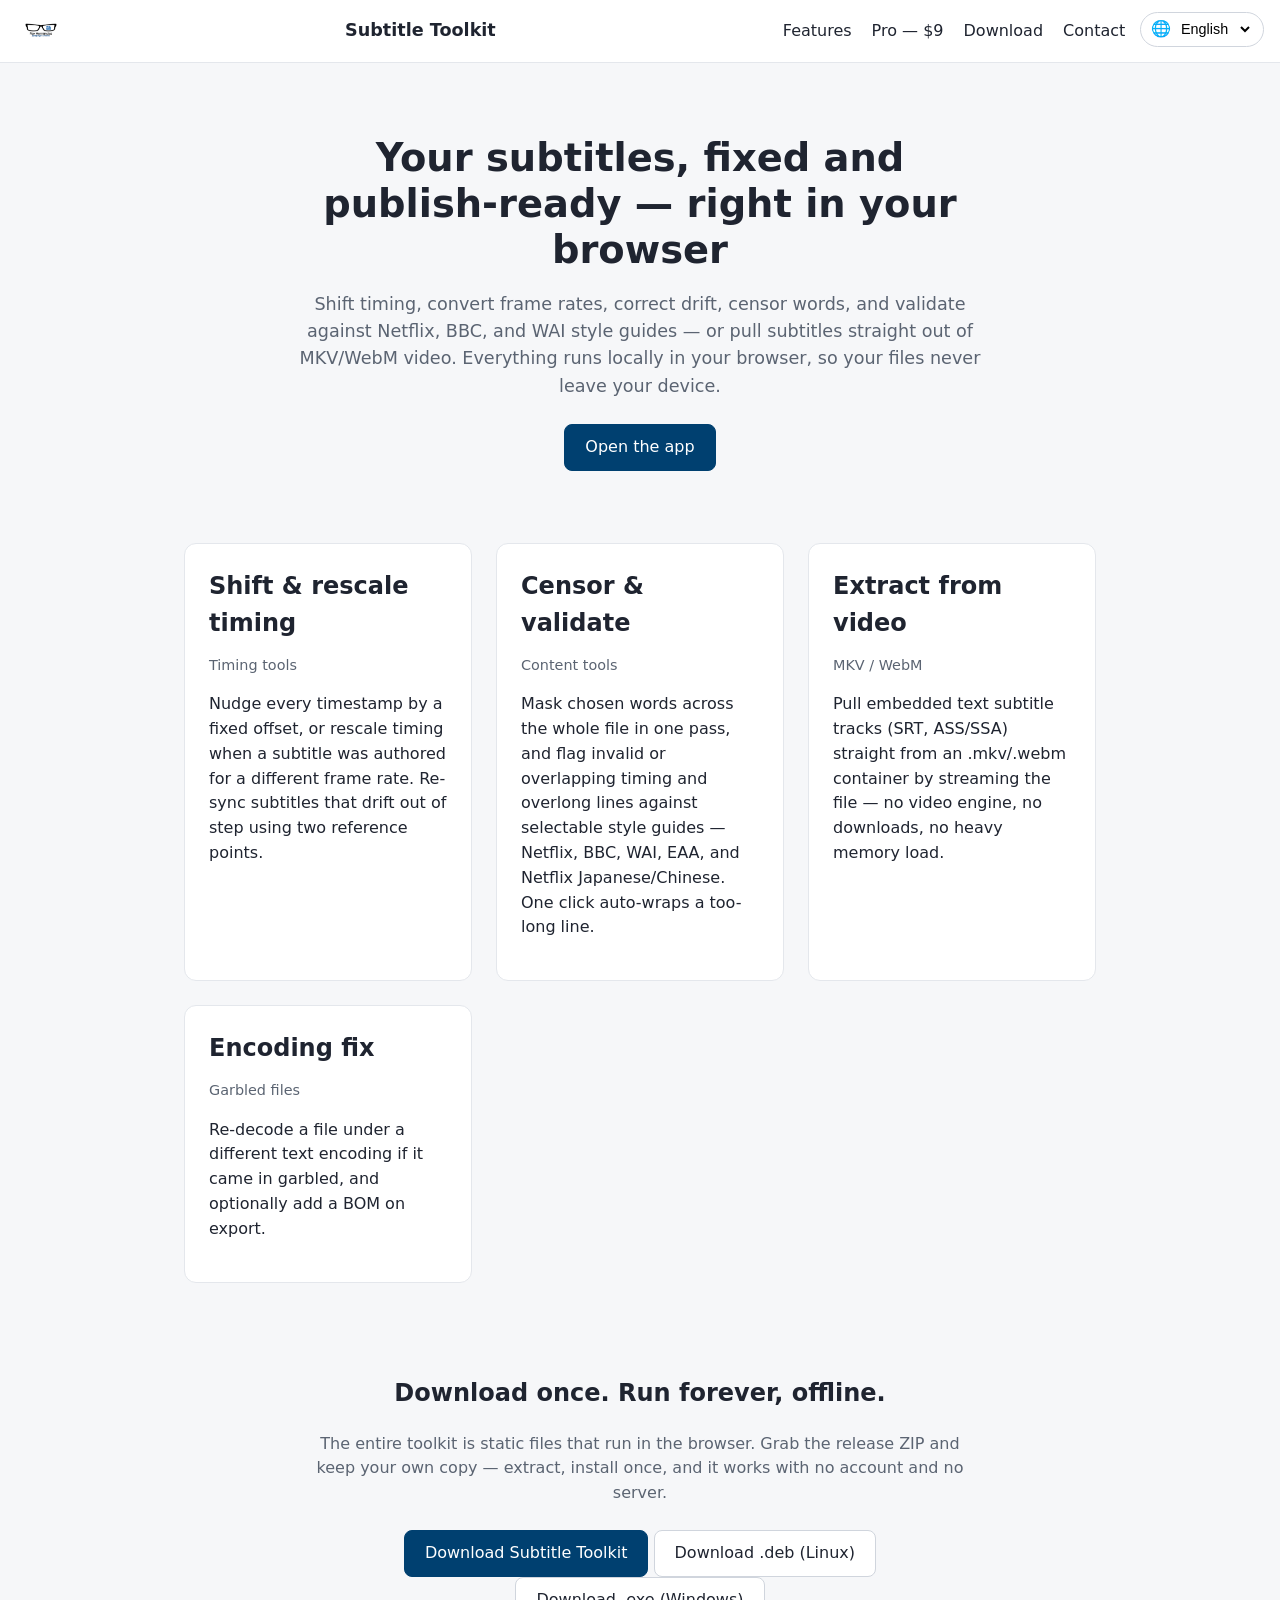
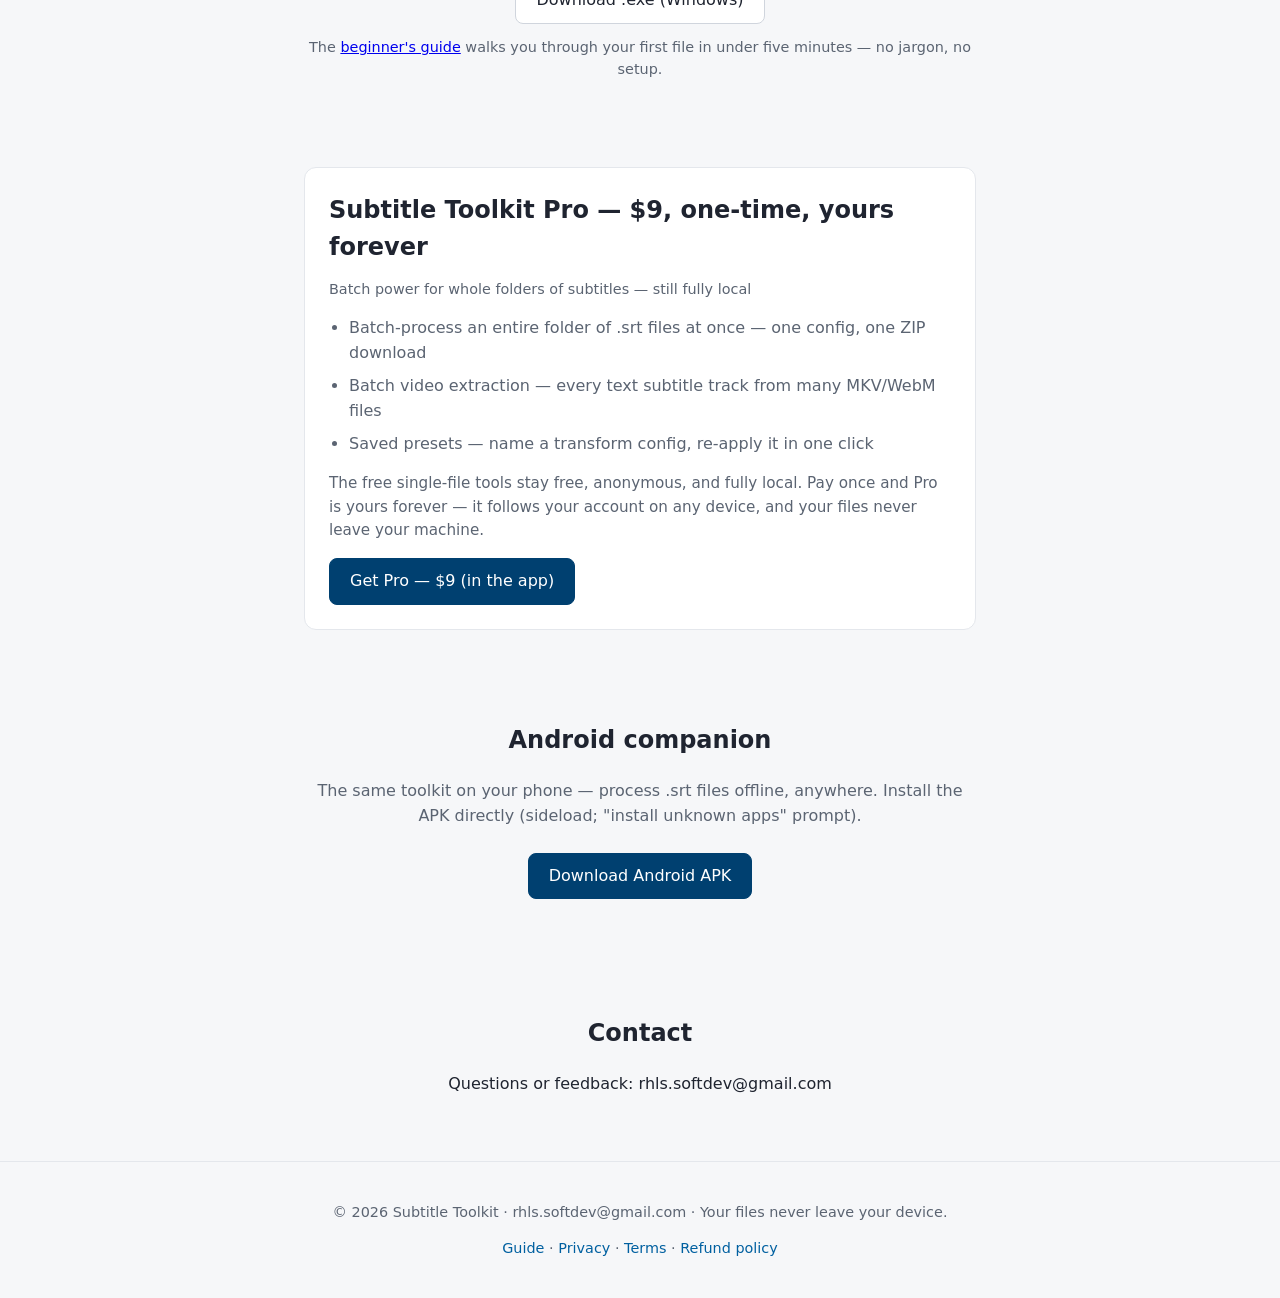
<file: index.html>
<!doctype html>
<html lang="en">
	<head>
		<meta charset="UTF-8" />
		<meta name="viewport" content="width=device-width, initial-scale=1.0" />
		<title data-i18n="stk.meta.title">Subtitle Toolkit — fix, convert &amp; validate .srt subtitles in your browser</title>
		<meta
			name="description"
			content="Subtitle Toolkit — shift timing, convert frame rates, fix drift, censor words, and validate SRT subtitles. Everything runs locally in your browser; your files never leave your device."
		/>
		<link rel="icon" type="image/png" href="favicon.png" />
		<meta property="og:title" content="Subtitle Toolkit" />
		<meta property="og:description" content="Fix, convert, and validate .srt subtitles in your browser — shift timing, correct drift, censor words, and validate against Netflix, BBC, and WAI style guides. Your files never leave your device." />
		<meta property="og:site_name" content="Subtitle Toolkit" />
		<meta property="og:type" content="website" />
		<meta property="og:url" content="https://rhls-softdev.github.io/subtitle-toolkit-launch/" />
		<meta property="og:image" content="https://rhls-softdev.github.io/subtitle-toolkit-launch/og-image.png" />
		<meta name="twitter:card" content="summary" />
		<meta name="twitter:title" content="Subtitle Toolkit — fix, convert &amp; validate .srt subtitles in your browser" />
		<meta name="twitter:description" content="Fix, convert, and validate .srt subtitles entirely in your browser — shift timing, correct drift, censor words, and validate against Netflix, BBC, and WAI style guides. Nothing is ever uploaded." />
		<meta name="twitter:image" content="https://rhls-softdev.github.io/subtitle-toolkit-launch/og-image.png" />
		<meta name="theme-color" content="#004070" />
		<link rel="canonical" href="https://rhls-softdev.github.io/subtitle-toolkit-launch/" />
		
		<script type="application/ld+json">
		{
			"@context": "https://schema.org",
			"@type": "WebApplication",
			"name": "Subtitle Toolkit",
			"description": "SRT subtitle tools — shift timing, convert, fix drift, censor, validate. Runs in your browser.",
			"url": "https://rhls-softdev.github.io/subtitle-toolkit-launch/app/",
			"applicationCategory": "UtilityApplication"
		}
		</script>
		<link rel="stylesheet" href="styles.css" />
	</head>
	<body>
		<header class="topbar">
			<img src="rhls-logo-sm.png" alt="RHLS" class="topbar-logo" />
			<span class="brand">Subtitle Toolkit</span>
			<nav>
				<a href="#features" data-i18n="stk.nav.features">Features</a>
				<a href="#pro" data-i18n="stk.nav.pro">Pro — $9</a>
				<a href="#download" data-i18n="stk.nav.download">Download</a>
				<a href="#contact" data-i18n="stk.nav.contact">Contact</a>
							<a href="https://rhls-softdev.github.io/">All RHLS apps</a>
			</nav>
		</header>

		<section class="hero">
			<h1><span data-i18n="stk.hero.title">Your subtitles, fixed and publish-ready — right in your browser</span></h1>
			<p data-i18n="stk.hero.sub">Shift timing, convert frame rates, correct drift, censor words, and validate against Netflix, BBC, and WAI style guides — or pull subtitles straight out of MKV/WebM video. Everything runs locally in your browser, so your files never leave your device.</p>
			<div class="hero-actions">
				<a class="btn btn-primary" href="app/" data-i18n="stk.hero.cta">Open the app</a>
			</div>
		</section>

		<main id="features" class="products">
			<article class="card">
				<h2 data-i18n="stk.card.shift.title">Shift &amp; rescale timing</h2>
				<p class="tag" data-i18n="stk.card.shift.tag">Timing tools</p>
				<p data-i18n="stk.card.shift.body">Nudge every timestamp by a fixed offset, or rescale timing when a subtitle was authored for a different frame rate. Re-sync subtitles that drift out of step using two reference points.</p>
			</article>

			<article class="card">
				<h2 data-i18n="stk.card.censor.title">Censor &amp; validate</h2>
				<p class="tag" data-i18n="stk.card.censor.tag">Content tools</p>
				<p data-i18n="stk.card.censor.body">Mask chosen words across the whole file in one pass, and flag invalid or overlapping timing and overlong lines against selectable style guides — Netflix, BBC, WAI, EAA, and Netflix Japanese/Chinese. One click auto-wraps a too-long line.</p>
			</article>

			<article class="card">
				<h2 data-i18n="stk.card.extract.title">Extract from video</h2>
				<p class="tag" data-i18n="stk.card.extract.tag">MKV / WebM</p>
				<p data-i18n="stk.card.extract.body">Pull embedded text subtitle tracks (SRT, ASS/SSA) straight from an .mkv/.webm container by streaming the file — no video engine, no downloads, no heavy memory load.</p>
			</article>

			<article class="card">
				<h2 data-i18n="stk.card.encode.title">Encoding fix</h2>
				<p class="tag" data-i18n="stk.card.encode.tag">Garbled files</p>
				<p data-i18n="stk.card.encode.body">Re-decode a file under a different text encoding if it came in garbled, and optionally add a BOM on export.</p>
			</article>
		</main>

		<section id="download" class="download">
			<h2 data-i18n="stk.dl.title">Download once. Run forever, offline.</h2>
			<p data-i18n="stk.dl.body">The entire toolkit is static files that run in the browser. Grab the release ZIP and keep your own copy — extract, install once, and it works with no account and no server.</p>
			<div class="hero-actions">
				<a class="btn btn-primary" id="zip-download"
					href="https://github.com/RHLS-softdev/subtitle-toolkit-launch/releases/latest/download/Subtitle-Toolkit-0.2.0.zip" data-i18n="stk.dl.cta">Download Subtitle Toolkit</a>
				<a class="btn" id="deb-download" href="https://github.com/RHLS-softdev/subtitle-toolkit-launch/releases/latest/download/Subtitle-Toolkit-0.2.0-linux-amd64.deb">Download .deb (Linux)</a>
				<a class="btn" id="exe-download" href="https://github.com/RHLS-softdev/subtitle-toolkit-launch/releases/latest/download/Subtitle-Toolkit-0.2.0-win64.exe">Download .exe (Windows)</a>
			</div>
			<p class="muted-note">The <a href="guide.html">beginner's guide</a> walks you through your first file in under five minutes — no jargon, no setup.</p>
		</section>

		<section id="pro" class="pro">
			<article class="card pro-card">
				<h2 data-i18n="stk.pro.title">Subtitle Toolkit Pro — $9, one-time, yours forever</h2>
				<p class="tag" data-i18n="stk.pro.tag">Batch power for whole folders of subtitles — still fully local</p>
				<ul class="pro-list">
					<li data-i18n="stk.pro.item1">Batch-process an entire folder of .srt files at once — one config, one ZIP download</li>
					<li data-i18n="stk.pro.item2">Batch video extraction — every text subtitle track from many MKV/WebM files</li>
					<li data-i18n="stk.pro.item3">Saved presets — name a transform config, re-apply it in one click</li>
				</ul>
				<p class="pro-note" data-i18n="stk.pro.note">The free single-file tools stay free, anonymous, and fully local. Pay once and Pro is yours forever — it follows your account on any device, and your files never leave your machine.</p>
				<div class="card-actions">
					<a class="btn btn-primary" href="app/" data-i18n="stk.pro.cta">Get Pro — $9 (in the app)</a>
				</div>
			</article>
		</section>

		<section id="android" class="download">
			<h2 data-i18n="stk.android.title">Android companion</h2>
			<p data-i18n="stk.android.body">The same toolkit on your phone — process .srt files offline, anywhere. Install the APK directly (sideload; &quot;install unknown apps&quot; prompt).</p>
			<div class="hero-actions">
				<a class="btn btn-primary" id="apk-download" href="https://github.com/RHLS-softdev/subtitle-toolkit-launch/releases/latest/download/Subtitle-Toolkit-0.2.0-android.apk" data-i18n="stk.android.cta">Download Android APK</a>
			</div>
		</section>

		<section id="contact" class="contact">
			<h2 data-i18n="stk.contact.title">Contact</h2>
			<p>
				<span data-i18n="stk.contact.body">Questions or feedback: rhls.softdev@gmail.com</span>
			</p>
		</section>

		<footer>
			<p>
				<span data-i18n="stk.footer">© 2026 Subtitle Toolkit · rhls.softdev@gmail.com · Your files never leave your device.</span>
			</p>
			<p class="legal-links"><a href="guide.html">Guide</a> · <a href="privacy.html">Privacy</a> · <a href="terms.html">Terms</a> · <a href="refund.html">Refund policy</a></p>
		</footer>

		<script>
			document.getElementById("apk-download").href =
				"https://github.com/RHLS-softdev/subtitle-toolkit-launch/releases/latest/download/Subtitle-Toolkit-0.2.0-android.apk";
			// Keep the canonical download URL in sync if it ever changes.
			document.getElementById("zip-download").href =
				"https://github.com/RHLS-softdev/subtitle-toolkit-launch/releases/latest/download/Subtitle-Toolkit-0.2.0.zip";
		</script>
		<div class="lang-bar">
			<label for="lang-select">🌐</label>
			<select id="lang-select" aria-label="Language"></select>
		</div>
		<script src="localize/i18n-site.js"></script>
		<script>
			var switcher = document.getElementById("lang-select");
			window.i18n.init({
				renderSwitcher: function (locales, current, switchTo) {
					Object.keys(locales).forEach(function (tag) {
						var opt = document.createElement("option");
						opt.value = tag; opt.textContent = locales[tag].name;
						opt.selected = tag === current;
						switcher.appendChild(opt);
					});
					switcher.addEventListener("change", function () { switchTo(switcher.value); });
				}
			});
		</script>
	</body>
</html>
</file>
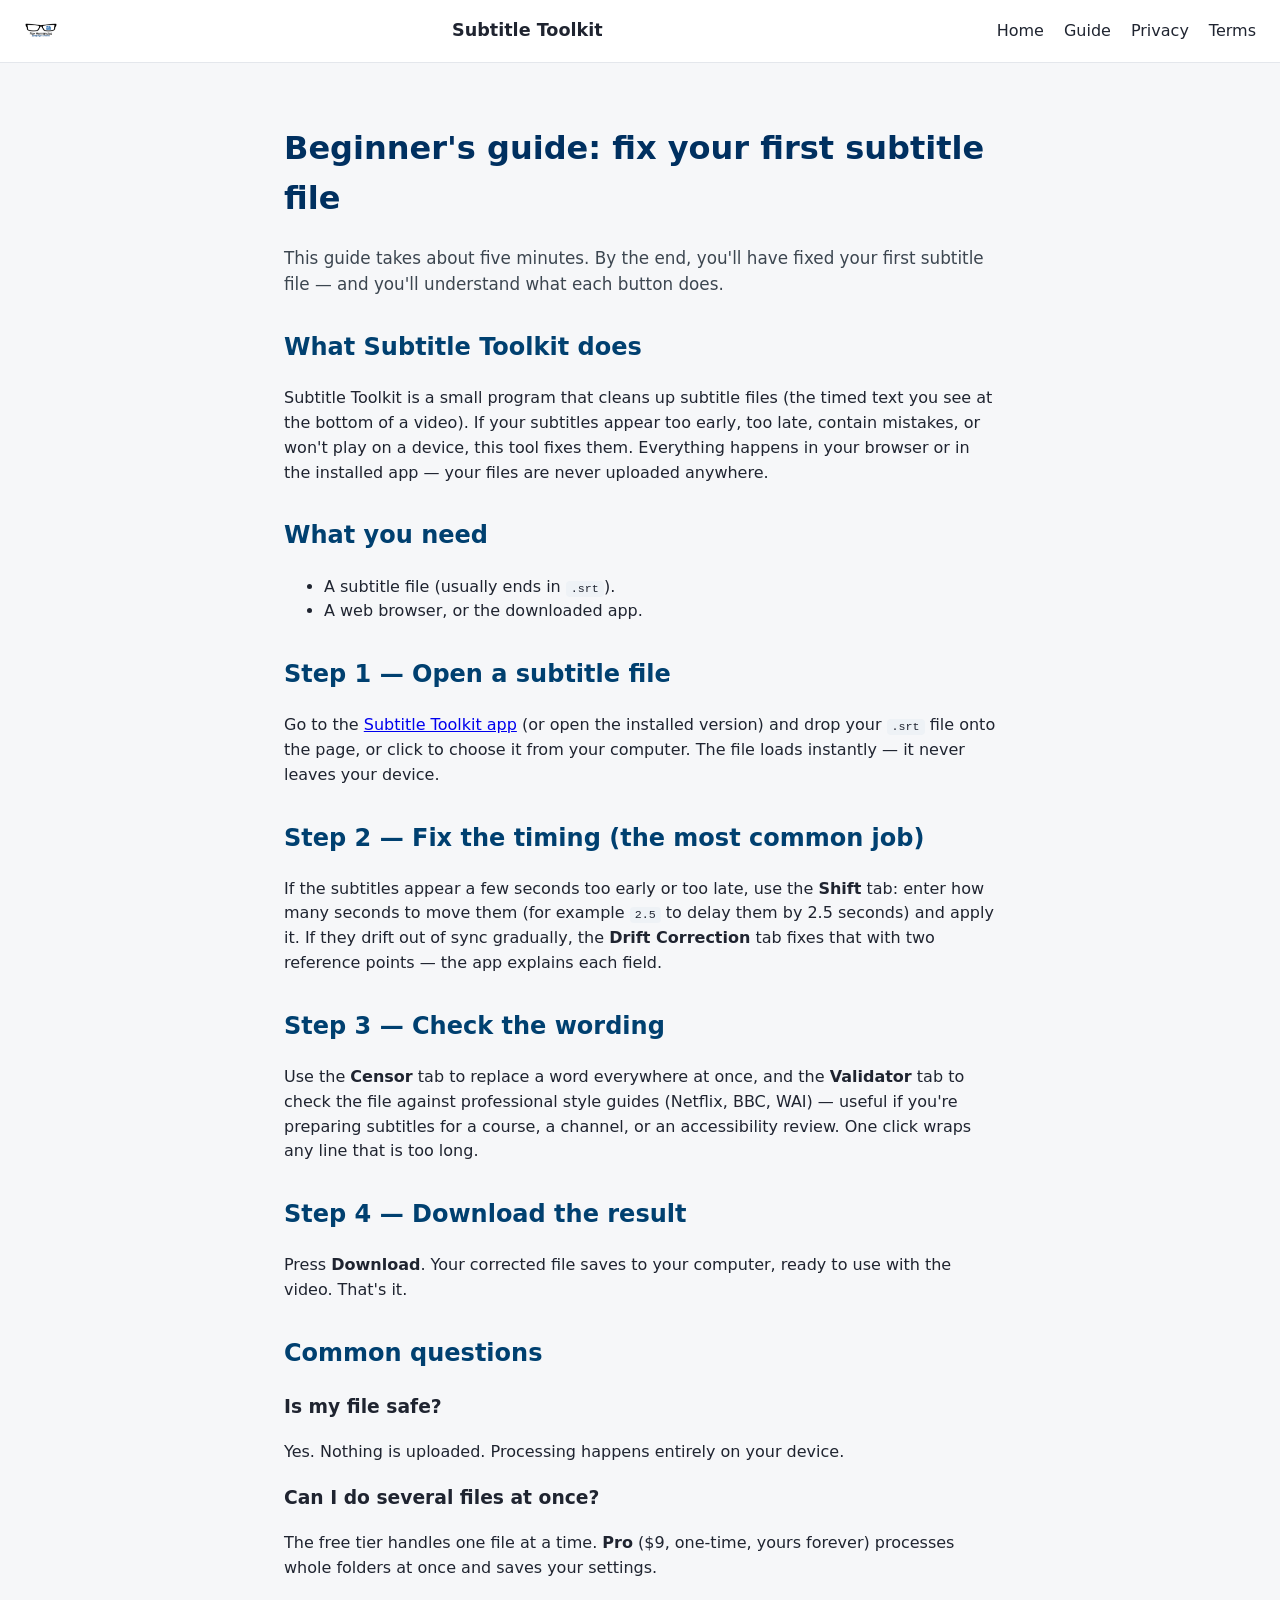
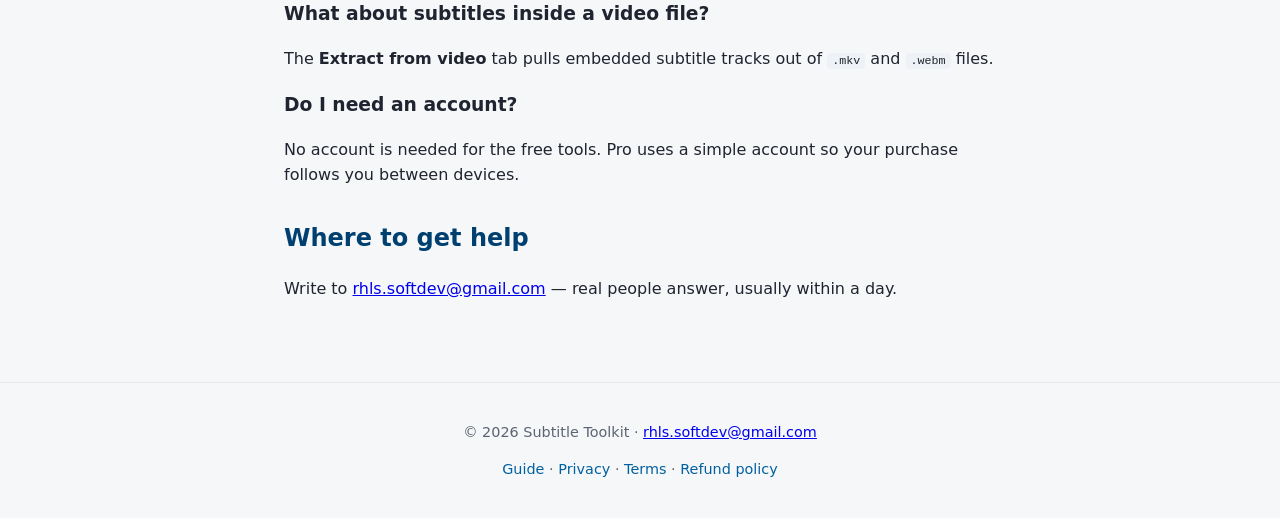
<file: guide.html>
<!doctype html>
<html lang="en">
	<head>
		<meta charset="UTF-8" />
		<meta name="viewport" content="width=device-width, initial-scale=1.0" />
		<title>Beginner's guide: fix your first subtitle file — Subtitle Toolkit</title>
		<meta name="description" content="A plain-language, five-minute guide to Subtitle Toolkit: open a subtitle file, fix its timing, and download the corrected version. No technical background needed." />
		<link rel="icon" type="image/png" href="favicon.png" />
		<meta property="og:title" content="Beginner's guide: fix your first subtitle file — Subtitle Toolkit" />
		<meta property="og:type" content="website" />
		<meta property="og:url" content="https://rhls-softdev.github.io/subtitle-toolkit-launch/guide.html" />
		<meta property="og:image" content="https://rhls-softdev.github.io/subtitle-toolkit-launch/og-image.png" />
		<meta name="twitter:card" content="summary" />
		<link rel="canonical" href="https://rhls-softdev.github.io/subtitle-toolkit-launch/guide.html" />
		<link rel="stylesheet" href="styles.css" />
	</head>
	<body>
		<header class="topbar">
			<a href="index.html"><img src="rhls-logo-sm.png" alt="RHLS" class="topbar-logo" /></a>
			<span class="brand">Subtitle Toolkit</span>
			<nav>
				<a href="index.html">Home</a>
				<a href="guide.html">Guide</a>
				<a href="privacy.html">Privacy</a>
				<a href="terms.html">Terms</a>
			</nav>
		</header>
		<main class="legal">
			<h1>Beginner's guide: fix your first subtitle file</h1>
			<p class="guide-lead">This guide takes about five minutes. By the end, you'll have fixed your first subtitle file — and you'll understand what each button does.</p>
			<h2>What Subtitle Toolkit does</h2>
			<p>
				Subtitle Toolkit is a small program that cleans up subtitle files
				(the timed text you see at the bottom of a video). If your subtitles
				appear too early, too late, contain mistakes, or won't play on a
				device, this tool fixes them. Everything happens in your browser or
				in the installed app — your files are never uploaded anywhere.
			</p>

			<h2>What you need</h2>
			<ul>
				<li>A subtitle file (usually ends in <code>.srt</code>).</li>
				<li>A web browser, or the downloaded app.</li>
			</ul>

			<h2>Step 1 — Open a subtitle file</h2>
			<p>
				Go to the <a href="app/">Subtitle Toolkit app</a> (or open the
				installed version) and drop your <code>.srt</code> file onto the page,
				or click to choose it from your computer. The file loads instantly —
				it never leaves your device.
			</p>

			<h2>Step 2 — Fix the timing (the most common job)</h2>
			<p>
				If the subtitles appear a few seconds too early or too late, use the
				<strong>Shift</strong> tab: enter how many seconds to move them (for
				example <code>2.5</code> to delay them by 2.5 seconds) and apply it.
				If they drift out of sync gradually, the <strong>Drift Correction</strong>
				tab fixes that with two reference points — the app explains each field.
			</p>

			<h2>Step 3 — Check the wording</h2>
			<p>
				Use the <strong>Censor</strong> tab to replace a word everywhere at
				once, and the <strong>Validator</strong> tab to check the file against
				professional style guides (Netflix, BBC, WAI) — useful if you're
				preparing subtitles for a course, a channel, or an accessibility
				review. One click wraps any line that is too long.
			</p>

			<h2>Step 4 — Download the result</h2>
			<p>
				Press <strong>Download</strong>. Your corrected file saves to your
				computer, ready to use with the video. That's it.
			</p>

			<h2>Common questions</h2>
			<h3>Is my file safe?</h3>
			<p>Yes. Nothing is uploaded. Processing happens entirely on your device.</p>
			<h3>Can I do several files at once?</h3>
			<p>The free tier handles one file at a time. <strong>Pro</strong> ($9, one-time,
				yours forever) processes whole folders at once and saves your settings.</p>
			<h3>What about subtitles inside a video file?</h3>
			<p>The <strong>Extract from video</strong> tab pulls embedded subtitle tracks
				out of <code>.mkv</code> and <code>.webm</code> files.</p>
			<h3>Do I need an account?</h3>
			<p>No account is needed for the free tools. Pro uses a simple account so your
				purchase follows you between devices.</p>

			<h2>Where to get help</h2>
			<p>
				Write to <a href="mailto:rhls.softdev@gmail.com">rhls.softdev@gmail.com</a> —
				real people answer, usually within a day.
			</p>
		</main>
		<footer>
			<p>&copy; 2026 Subtitle Toolkit &middot; <a href="mailto:rhls.softdev@gmail.com">rhls.softdev@gmail.com</a></p>
			<p class="legal-links"><a href="guide.html">Guide</a> &middot; <a href="privacy.html">Privacy</a> &middot; <a href="terms.html">Terms</a> &middot; <a href="refund.html">Refund policy</a></p>
		</footer>
	</body>
</html>
</file>
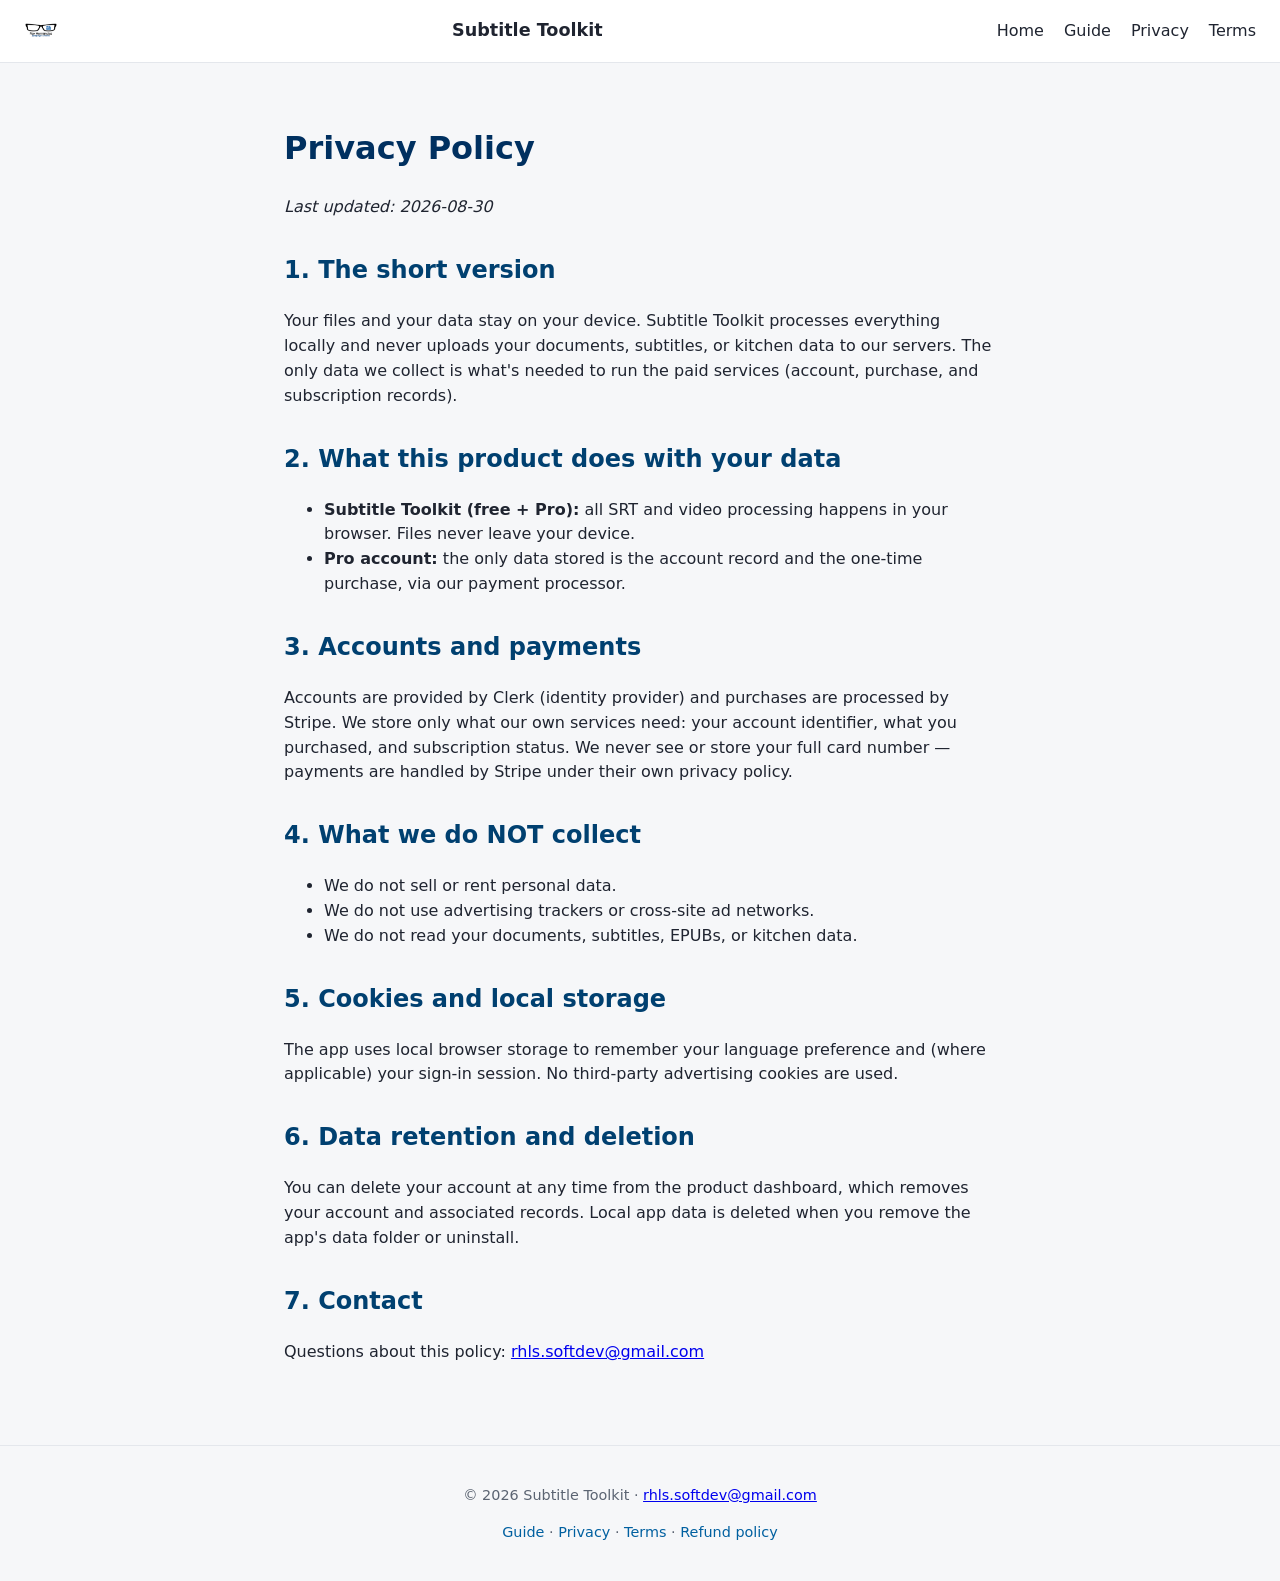
<file: privacy.html>
<!doctype html>
<html lang="en">
	<head>
		<meta charset="UTF-8" />
		<meta name="viewport" content="width=device-width, initial-scale=1.0" />
		<title>Privacy Policy — Subtitle Toolkit</title>
		<meta name="description" content="How Subtitle Toolkit (free web app and Pro) handle your data — what stays on your device, what we store, and what we never collect." />
		<link rel="icon" type="image/png" href="favicon.png" />
		<meta property="og:title" content="Privacy Policy — Subtitle Toolkit" />
		<meta property="og:type" content="website" />
		<meta property="og:url" content="https://rhls-softdev.github.io/subtitle-toolkit-launch/privacy.html" />
		<meta property="og:image" content="https://rhls-softdev.github.io/subtitle-toolkit-launch/og-image.png" />
		<meta name="twitter:card" content="summary" />
		<link rel="canonical" href="https://rhls-softdev.github.io/subtitle-toolkit-launch/privacy.html" />
		<link rel="stylesheet" href="styles.css" />
	</head>
	<body>
		<header class="topbar">
			<a href="index.html"><img src="rhls-logo-sm.png" alt="RHLS" class="topbar-logo" /></a>
			<span class="brand">Subtitle Toolkit</span>
			<nav>
				<a href="index.html">Home</a>
				<a href="guide.html">Guide</a>
				<a href="privacy.html">Privacy</a>
				<a href="terms.html">Terms</a>
			</nav>
		</header>
		<main class="legal">
			<h1>Privacy Policy</h1>
			<p><em>Last updated: 2026-08-30</em></p>

			<h2>1. The short version</h2>
			<p>
				Your files and your data stay on your device. Subtitle Toolkit processes
				everything locally and never uploads your documents, subtitles, or
				kitchen data to our servers. The only data we collect is what's needed
				to run the paid services (account, purchase, and subscription records).
			</p>

			<h2>2. What this product does with your data</h2>
			<ul>
				<li><strong>Subtitle Toolkit (free + Pro):</strong> all SRT and video processing happens in your browser. Files never leave your device.</li>
				<li><strong>Pro account:</strong> the only data stored is the account record and the one-time purchase, via our payment processor.</li>
			</ul>

			<h2>3. Accounts and payments</h2>
			<p>
				Accounts are provided by Clerk (identity provider) and purchases are
				processed by Stripe. We store only what our own services need: your
				account identifier, what you purchased, and subscription status. We
				never see or store your full card number — payments are handled by
				Stripe under their own privacy policy.
			</p>

			<h2>4. What we do NOT collect</h2>
			<ul>
				<li>We do not sell or rent personal data.</li>
				<li>We do not use advertising trackers or cross-site ad networks.</li>
				<li>We do not read your documents, subtitles, EPUBs, or kitchen data.</li>
			</ul>

			<h2>5. Cookies and local storage</h2>
			<p>
				The app uses local browser storage to remember your language
				preference and (where applicable) your sign-in session. No third-party
				advertising cookies are used.
			</p>

			<h2>6. Data retention and deletion</h2>
			<p>
				You can delete your account at any time from the product dashboard,
				which removes your account and associated records. Local app data is
				deleted when you remove the app's data folder or uninstall.
			</p>

			<h2>7. Contact</h2>
			<p>
				Questions about this policy: <a href="mailto:rhls.softdev@gmail.com">rhls.softdev@gmail.com</a>
			</p>
		</main>
		<footer>
			<p>&copy; 2026 Subtitle Toolkit &middot; <a href="mailto:rhls.softdev@gmail.com">rhls.softdev@gmail.com</a></p>
			<p class="legal-links"><a href="guide.html">Guide</a> &middot; <a href="privacy.html">Privacy</a> &middot; <a href="terms.html">Terms</a> &middot; <a href="refund.html">Refund policy</a></p>
		</footer>
	</body>
</html>
</file>
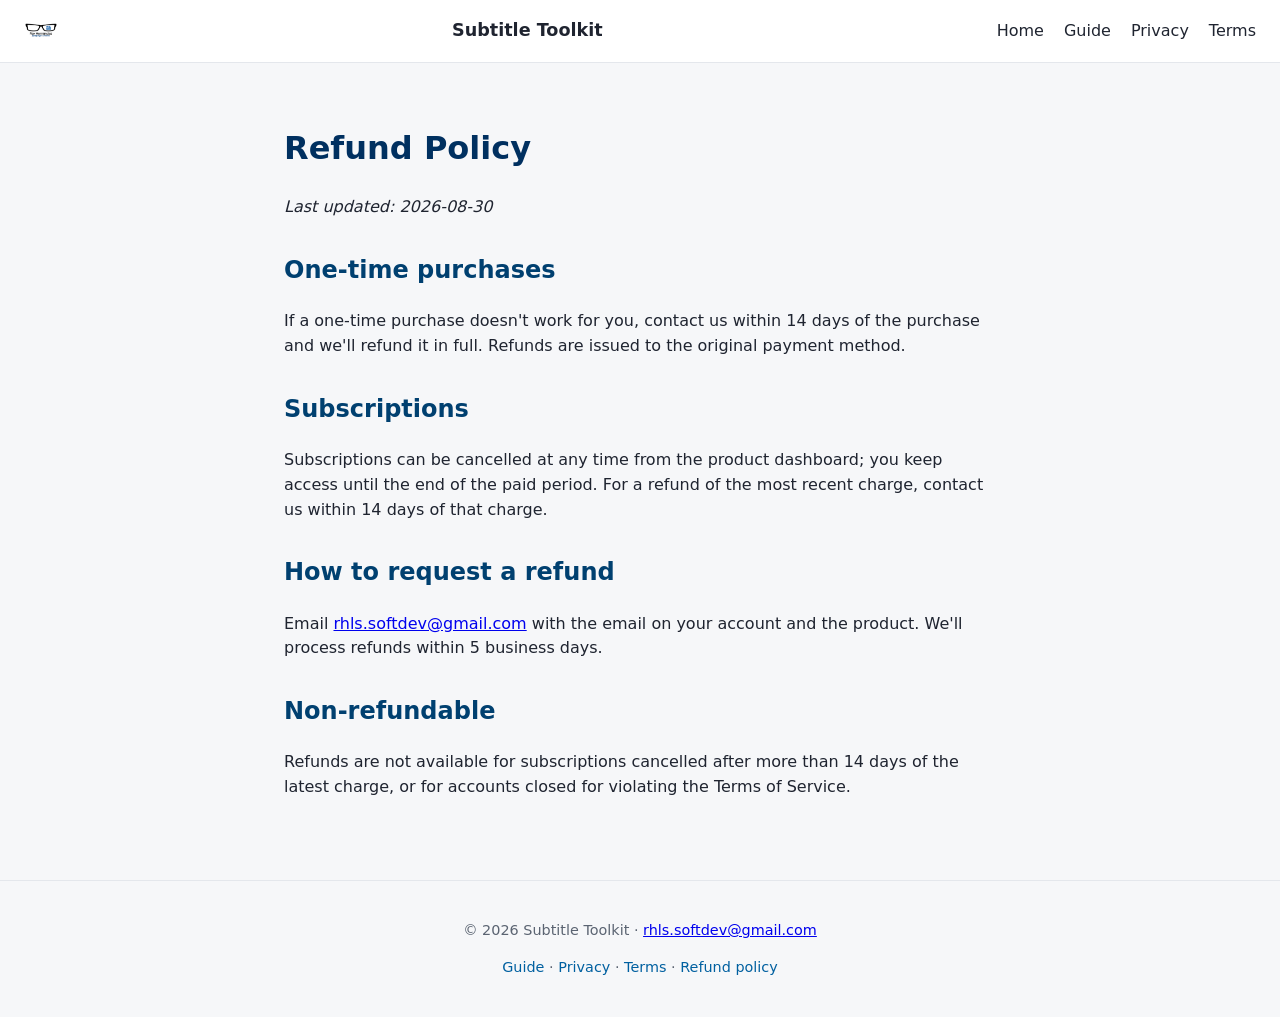
<file: refund.html>
<!doctype html>
<html lang="en">
	<head>
		<meta charset="UTF-8" />
		<meta name="viewport" content="width=device-width, initial-scale=1.0" />
		<title>Refund Policy — Subtitle Toolkit</title>
		<meta name="description" content="The refund policy for Subtitle Toolkit (free web app and Pro) purchases and subscriptions." />
		<link rel="icon" type="image/png" href="favicon.png" />
		<meta property="og:title" content="Refund Policy — Subtitle Toolkit" />
		<meta property="og:type" content="website" />
		<meta property="og:url" content="https://rhls-softdev.github.io/subtitle-toolkit-launch/refund.html" />
		<meta property="og:image" content="https://rhls-softdev.github.io/subtitle-toolkit-launch/og-image.png" />
		<meta name="twitter:card" content="summary" />
		<link rel="canonical" href="https://rhls-softdev.github.io/subtitle-toolkit-launch/refund.html" />
		<link rel="stylesheet" href="styles.css" />
	</head>
	<body>
		<header class="topbar">
			<a href="index.html"><img src="rhls-logo-sm.png" alt="RHLS" class="topbar-logo" /></a>
			<span class="brand">Subtitle Toolkit</span>
			<nav>
				<a href="index.html">Home</a>
				<a href="guide.html">Guide</a>
				<a href="privacy.html">Privacy</a>
				<a href="terms.html">Terms</a>
			</nav>
		</header>
		<main class="legal">
			<h1>Refund Policy</h1>
			<p><em>Last updated: 2026-08-30</em></p>

			<h2>One-time purchases</h2>
			<p>
				If a one-time purchase doesn't work for you, contact us within 14 days
				of the purchase and we'll refund it in full. Refunds are issued to the
				original payment method.
			</p>

			<h2>Subscriptions</h2>
			<p>
				Subscriptions can be cancelled at any time from the product dashboard;
				you keep access until the end of the paid period. For a refund of the
				most recent charge, contact us within 14 days of that charge.
			</p>

			<h2>How to request a refund</h2>
			<p>
				Email <a href="mailto:rhls.softdev@gmail.com">rhls.softdev@gmail.com</a>
				with the email on your account and the product. We'll process refunds
				within 5 business days.
			</p>

			<h2>Non-refundable</h2>
			<p>
				Refunds are not available for subscriptions cancelled after more than
				14 days of the latest charge, or for accounts closed for violating the
				Terms of Service.
			</p>
		</main>
		<footer>
			<p>&copy; 2026 Subtitle Toolkit &middot; <a href="mailto:rhls.softdev@gmail.com">rhls.softdev@gmail.com</a></p>
			<p class="legal-links"><a href="guide.html">Guide</a> &middot; <a href="privacy.html">Privacy</a> &middot; <a href="terms.html">Terms</a> &middot; <a href="refund.html">Refund policy</a></p>
		</footer>
	</body>
</html>
</file>
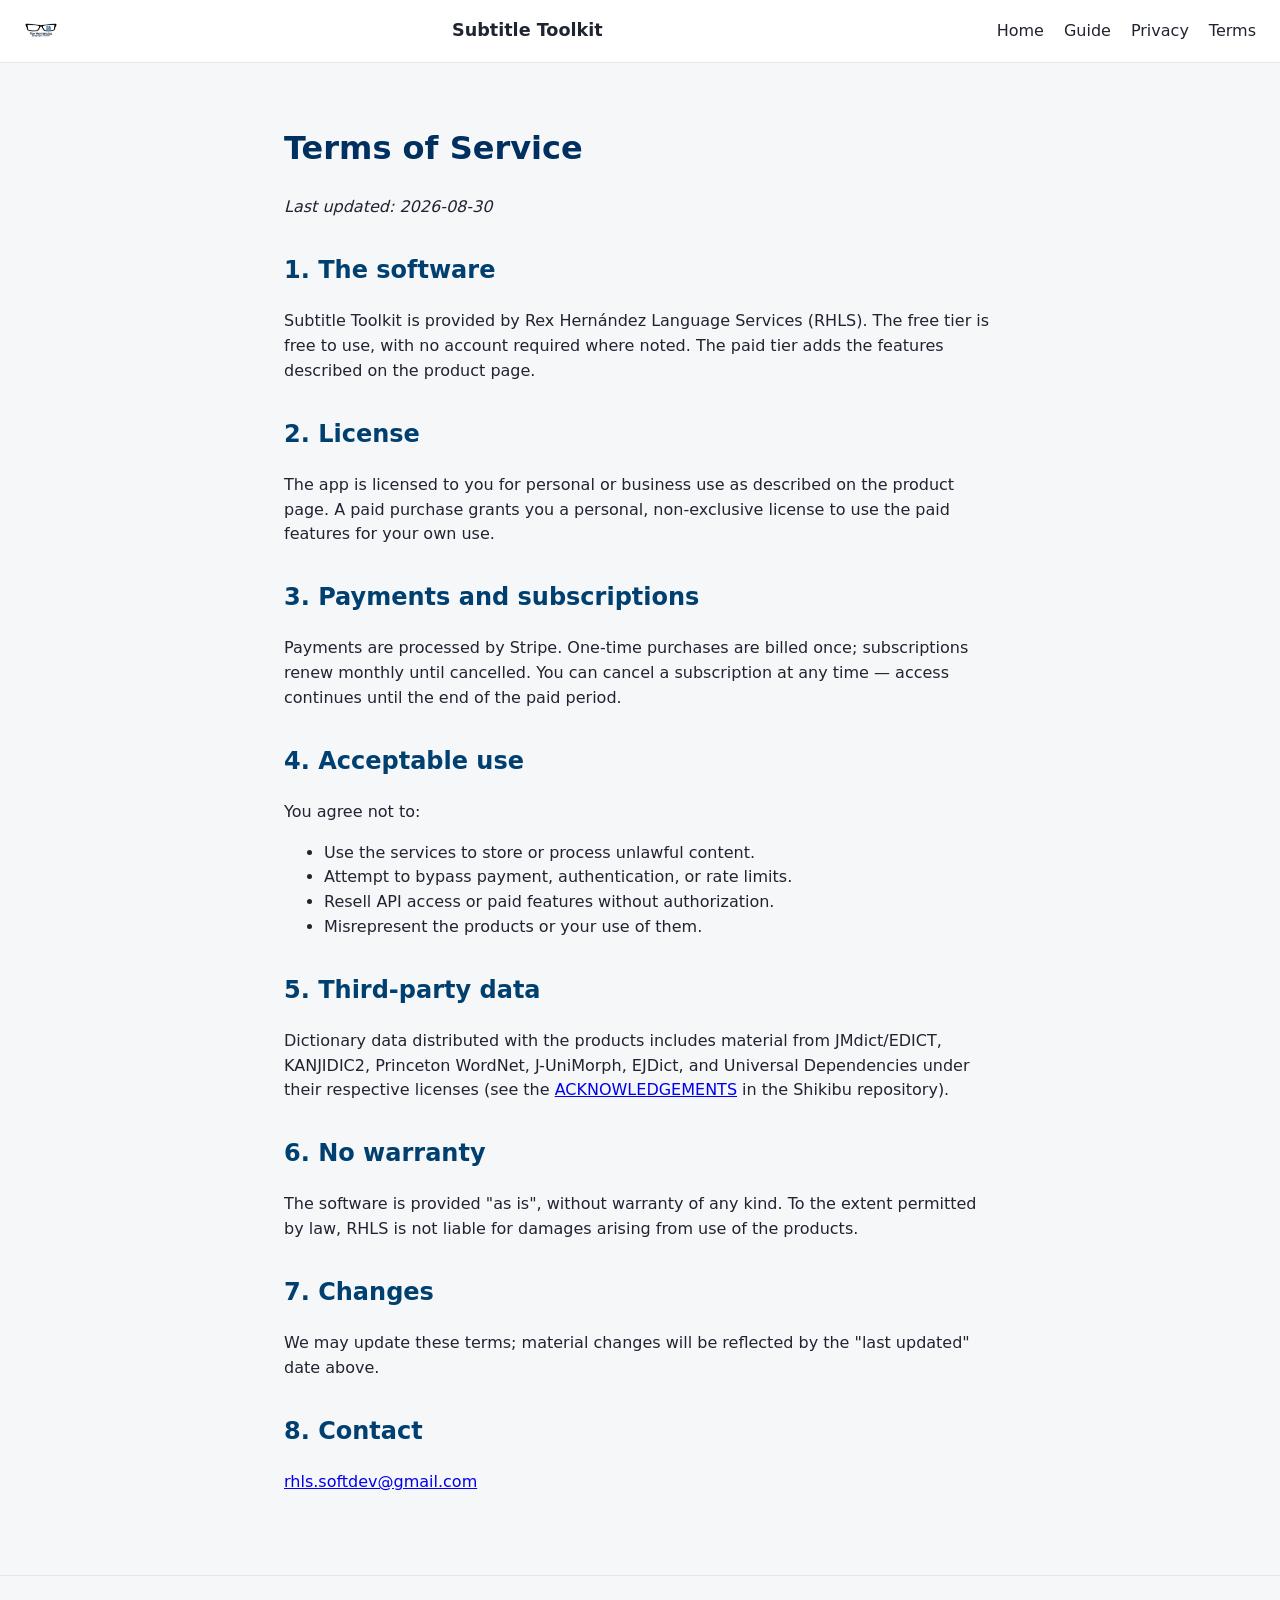
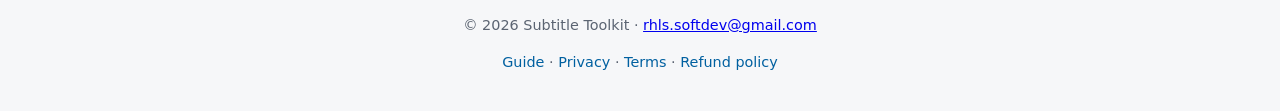
<file: terms.html>
<!doctype html>
<html lang="en">
	<head>
		<meta charset="UTF-8" />
		<meta name="viewport" content="width=device-width, initial-scale=1.0" />
		<title>Terms of Service — Subtitle Toolkit</title>
		<meta name="description" content="The terms of use for Subtitle Toolkit (free web app and Pro)." />
		<link rel="icon" type="image/png" href="favicon.png" />
		<meta property="og:title" content="Terms of Service — Subtitle Toolkit" />
		<meta property="og:type" content="website" />
		<meta property="og:url" content="https://rhls-softdev.github.io/subtitle-toolkit-launch/terms.html" />
		<meta property="og:image" content="https://rhls-softdev.github.io/subtitle-toolkit-launch/og-image.png" />
		<meta name="twitter:card" content="summary" />
		<link rel="canonical" href="https://rhls-softdev.github.io/subtitle-toolkit-launch/terms.html" />
		<link rel="stylesheet" href="styles.css" />
	</head>
	<body>
		<header class="topbar">
			<a href="index.html"><img src="rhls-logo-sm.png" alt="RHLS" class="topbar-logo" /></a>
			<span class="brand">Subtitle Toolkit</span>
			<nav>
				<a href="index.html">Home</a>
				<a href="guide.html">Guide</a>
				<a href="privacy.html">Privacy</a>
				<a href="terms.html">Terms</a>
			</nav>
		</header>
		<main class="legal">
			<h1>Terms of Service</h1>
			<p><em>Last updated: 2026-08-30</em></p>

			<h2>1. The software</h2>
			<p>
				Subtitle Toolkit is provided by Rex Hernández Language Services (RHLS). The free
				tier is free to use, with no account required where noted. The paid
				tier adds the features described on the product page.
			</p>

			<h2>2. License</h2>
			<p>
				The app is licensed to you for personal or business use as described on
				the product page. A paid purchase grants you a personal, non-exclusive
				license to use the paid features for your own use.
			</p>

			<h2>3. Payments and subscriptions</h2>
			<p>
				Payments are processed by Stripe. One-time purchases are billed once;
				subscriptions renew monthly until cancelled. You can cancel a
				subscription at any time — access continues until the end of the paid
				period.
			</p>

			<h2>4. Acceptable use</h2>
			<p>You agree not to:</p>
			<ul>
				<li>Use the services to store or process unlawful content.</li>
				<li>Attempt to bypass payment, authentication, or rate limits.</li>
				<li>Resell API access or paid features without authorization.</li>
				<li>Misrepresent the products or your use of them.</li>
			</ul>

			<h2>5. Third-party data</h2>
			<p>
				Dictionary data distributed with the products includes material from
				JMdict/EDICT, KANJIDIC2, Princeton WordNet, J-UniMorph, EJDict, and
				Universal Dependencies under their respective licenses (see the
				<a href="https://github.com/RHLS-softdev/shikibu/blob/main/ACKNOWLEDGEMENTS.md">ACKNOWLEDGEMENTS</a>
				in the Shikibu repository).
			</p>

			<h2>6. No warranty</h2>
			<p>
				The software is provided "as is", without warranty of any kind. To the
				extent permitted by law, RHLS is not liable for damages arising from
				use of the products.
			</p>

			<h2>7. Changes</h2>
			<p>
				We may update these terms; material changes will be reflected by the
				"last updated" date above.
			</p>

			<h2>8. Contact</h2>
			<p><a href="mailto:rhls.softdev@gmail.com">rhls.softdev@gmail.com</a></p>
		</main>
		<footer>
			<p>&copy; 2026 Subtitle Toolkit &middot; <a href="mailto:rhls.softdev@gmail.com">rhls.softdev@gmail.com</a></p>
			<p class="legal-links"><a href="guide.html">Guide</a> &middot; <a href="privacy.html">Privacy</a> &middot; <a href="terms.html">Terms</a> &middot; <a href="refund.html">Refund policy</a></p>
		</footer>
	</body>
</html>
</file>
<file: styles.css>
:root {
	color-scheme: light;
}
* {
	box-sizing: border-box;
}
body {
	margin: 0;
	font-family: system-ui, -apple-system, "Segoe UI", Roboto, sans-serif;
	background: #f6f7f9;
	color: #1f2430;
	line-height: 1.55;
}
.brand {
	font-weight: 700;
	font-size: 1.1rem;
}
.topbar {
	display: flex;
	align-items: center;
	justify-content: space-between;
	padding: 14px 24px;
	background: #fff;
	border-bottom: 1px solid #e4e7ec;
}
.topbar nav {
	display: flex;
	gap: 20px;
}
.topbar nav a {
	color: #1f2430;
	text-decoration: none;
}
.hero {
	text-align: center;
	padding: 72px 24px 48px;
	max-width: 760px;
	margin: 0 auto;
}
.hero h1 {
	font-size: 2.4rem;
	margin: 0 0 16px;
	line-height: 1.2;
}
.hero p {
	color: #5b6472;
	font-size: 1.1rem;
}
.hero-actions {
	margin-top: 24px;
}
.btn {
	display: inline-block;
	padding: 10px 20px;
	border-radius: 8px;
	border: 1px solid #d0d5dd;
	background: #fff;
	color: #1f2430;
	text-decoration: none;
	font-size: 1rem;
	cursor: pointer;
}
.btn-primary {
	background: #004070;
	border-color: #004070;
	color: #fff;
}
.products {
	display: grid;
	grid-template-columns: repeat(auto-fit, minmax(280px, 1fr));
	gap: 24px;
	max-width: 960px;
	margin: 0 auto;
	padding: 24px;
}
.card {
	background: #fff;
	border: 1px solid #e4e7ec;
	border-radius: 12px;
	padding: 24px;
}
.card h2 {
	margin-top: 0;
}
.tag {
	color: #5b6472;
	font-size: 0.9rem;
	margin-top: -8px;
}
code {
	background: #eef0f4;
	border-radius: 4px;
	padding: 1px 5px;
	font-size: 0.9em;
}
.download {
	text-align: center;
	padding: 48px 24px;
	max-width: 640px;
	margin: 0 auto;
}
.download p {
	color: #5b6472;
}
.contact {
	text-align: center;
	padding: 48px 24px;
}
footer {
	text-align: center;
	padding: 24px;
	color: #5b6472;
	font-size: 0.9rem;
	border-top: 1px solid #e4e7ec;
}

/* Pro section on the landing page */
.pro {
	text-align: center;
	padding: 24px;
	max-width: 720px;
	margin: 0 auto;
}

.pro-card {
	text-align: left;
}

.pro-card h2 {
	margin-top: 0;
}

.pro-list {
	text-align: left;
	padding-left: 20px;
	color: #5b6472;
}

.pro-list li {
	margin-bottom: 8px;
}

.pro-note {
	color: #5b6472;
	font-size: 0.95rem;
}

/* Language switcher */
.lang-bar {
	position: fixed;
	top: 12px;
	right: 16px;
	z-index: 10;
	display: flex;
	align-items: center;
	gap: 6px;
	background: #fff;
	border: 1px solid #d0d5dd;
	border-radius: 999px;
	padding: 4px 10px;
}
.lang-bar select {
	border: none;
	background: transparent;
	font-size: 0.9rem;
	outline: none;
	cursor: pointer;
}

.topbar-logo {
	width: 34px;
	height: 34px;
	vertical-align: middle;
}

/* Sale-polish additions (2026-08-30) — shared sections */
.download { text-align: center; padding: 48px 24px; max-width: 720px; margin: 0 auto; }
.download p { color: #5b6472; }
.muted-note { color: #5b6472; font-size: 0.9rem; margin-top: 12px; }
.legal-links { margin-top: 10px; font-size: 0.9rem; }
.legal-links a { color: #0060a0; text-decoration: none; }
.legal-links a:hover { text-decoration: underline; }

/* Guide + legal pages */
.guide-lead { font-size: 1.05rem; color: #3c4650; }
main.legal { max-width: 760px; margin: 0 auto; padding: 40px 24px 64px; }
main.legal h1 { color: #003060; }
main.legal h2 { color: #004070; margin-top: 32px; }
main.legal code { background: #eef2f6; padding: 1px 5px; border-radius: 4px; }
</file>
